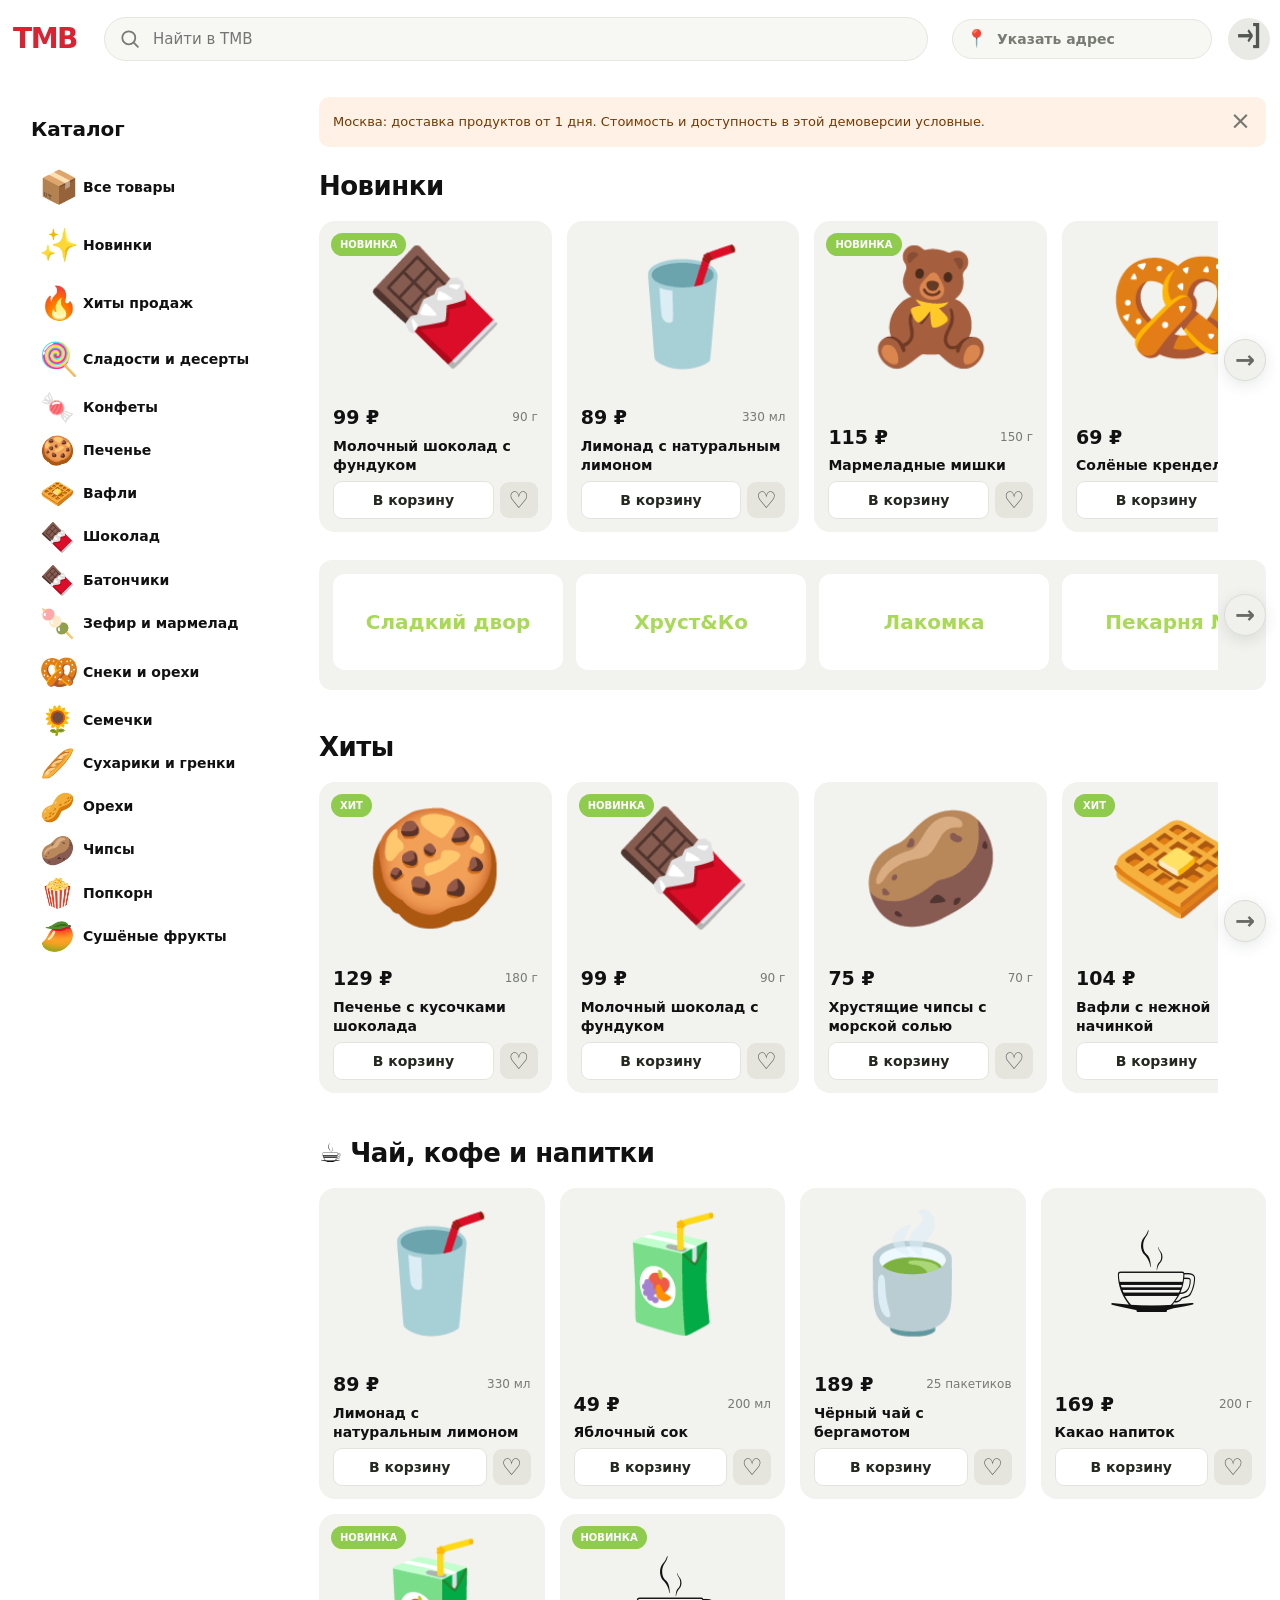
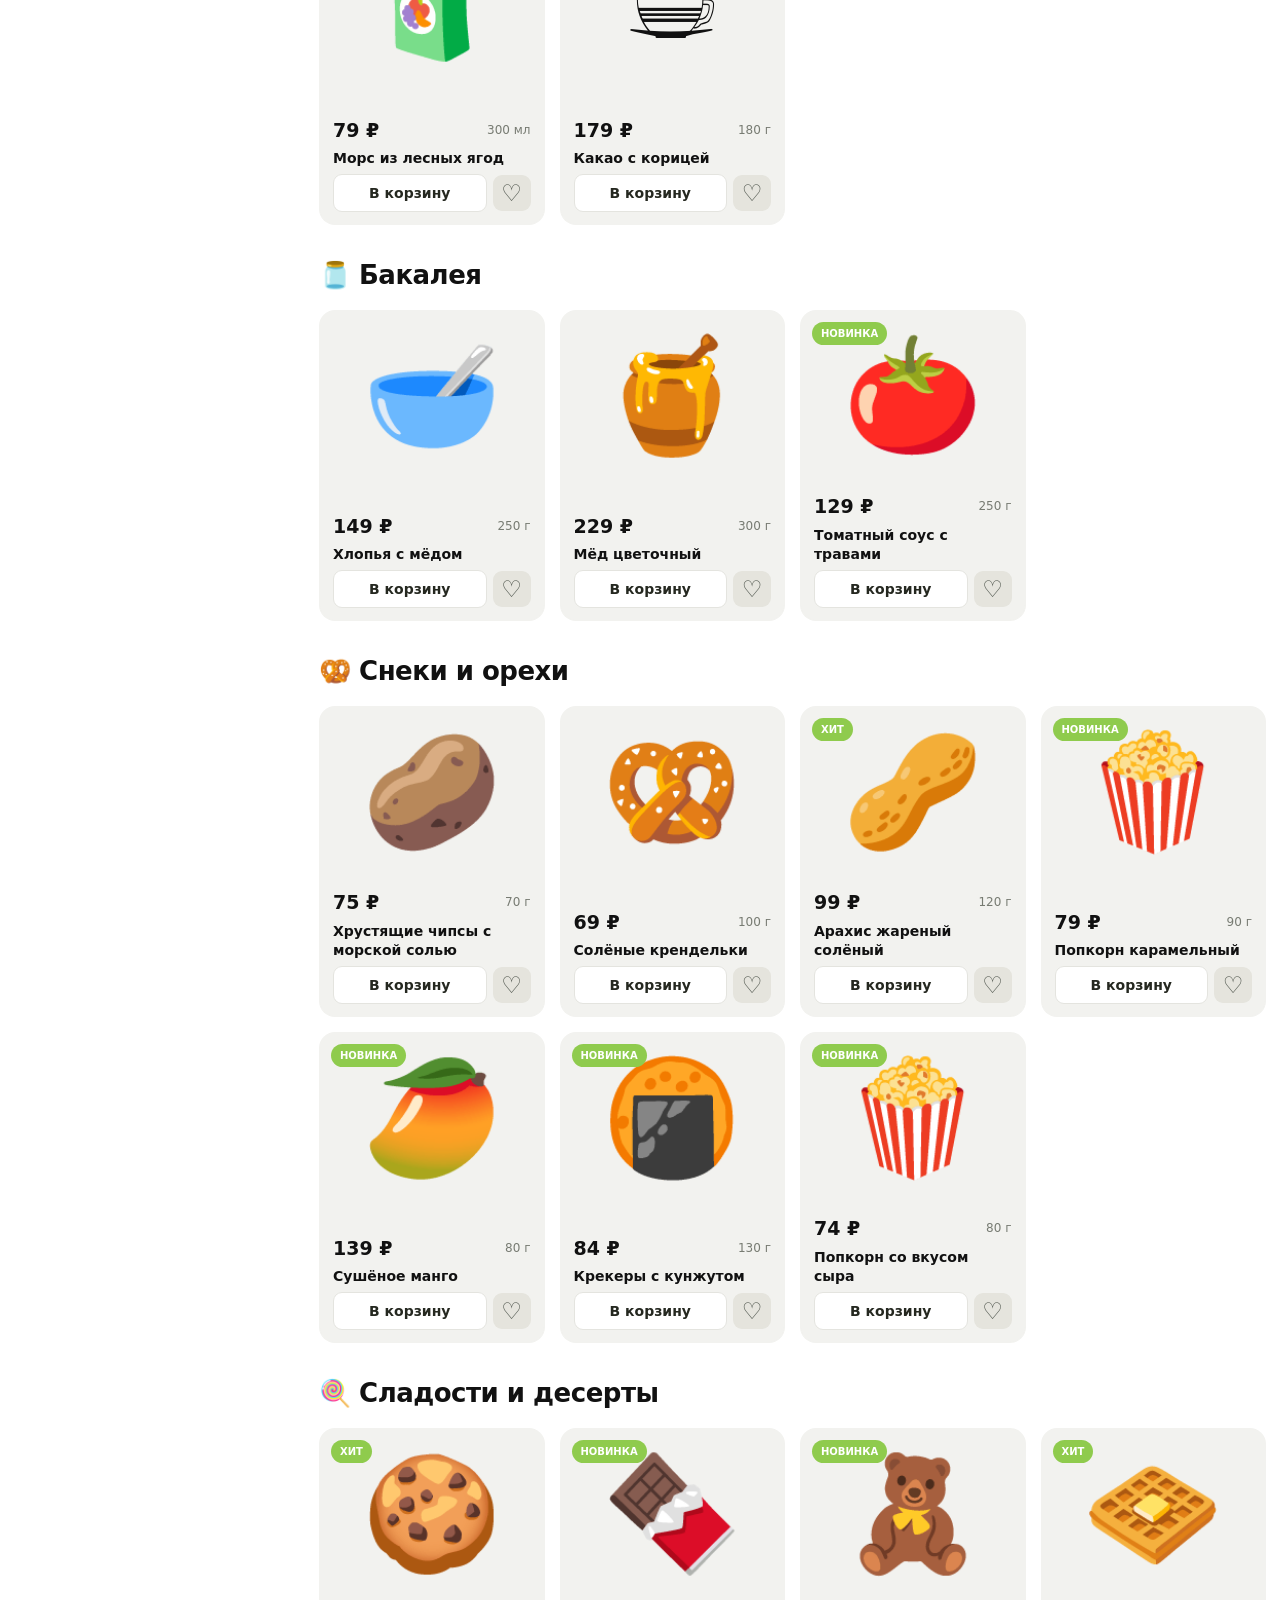
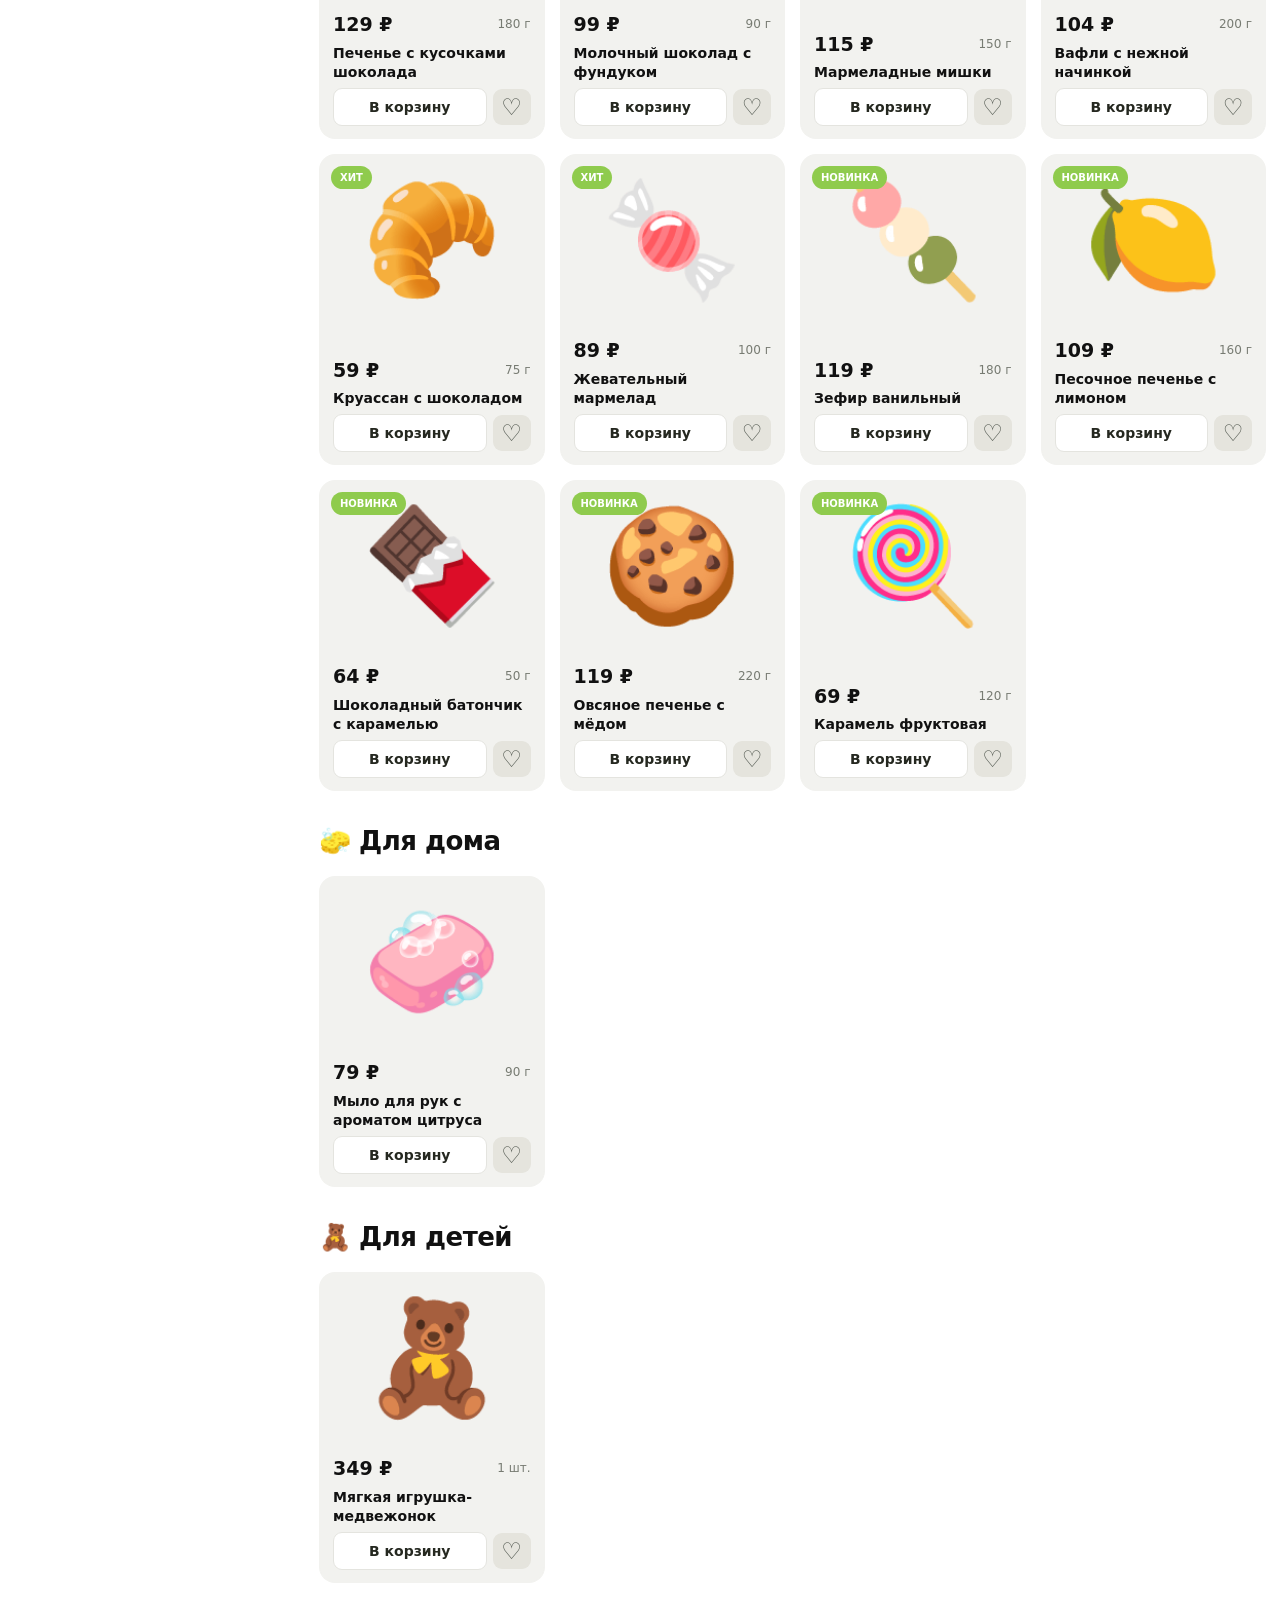
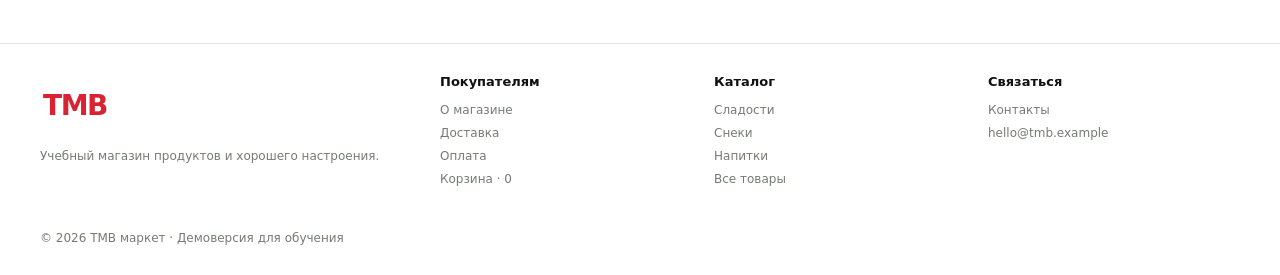
<file: index.html>
<!doctype html><html lang="ru"><head><meta charset="utf-8"><meta name="viewport" content="width=device-width,initial-scale=1"><meta name="theme-color" content="#326146"><title>ТМВ маркет — продукты и сладости</title><link rel="stylesheet" href="styles.css"></head><body data-page="home"><div id="site-header"></div><div class="site-layout"><aside class="site-catalog" id="site-catalog"></aside><main id="page-content"></main></div><div id="site-footer"></div><script src="app.js"></script></body></html>
</file>
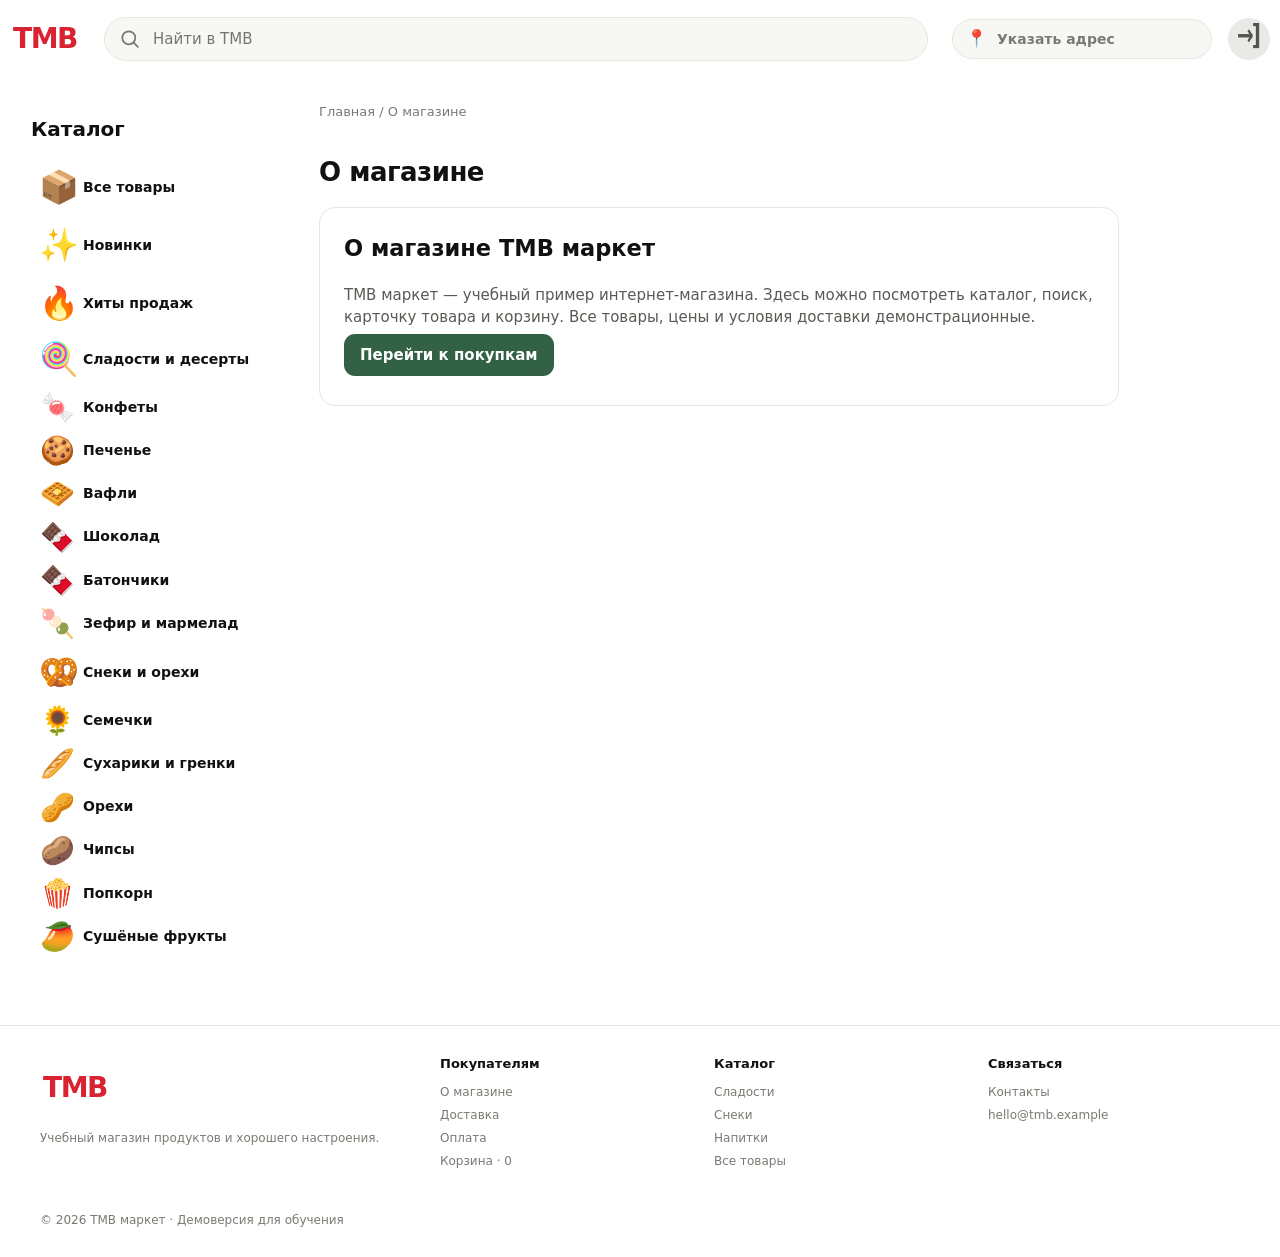
<file: about.html>
<!doctype html><html lang="ru"><head><meta charset="utf-8"><meta name="viewport" content="width=device-width,initial-scale=1"><title>О магазине — ТМВ маркет</title><link rel="stylesheet" href="styles.css"></head><body data-page="about"><div id="site-header"></div><div class="site-layout"><aside class="site-catalog" id="site-catalog"></aside><main id="page-content"></main></div><div id="site-footer"></div><script src="app.js"></script></body></html>
</file>
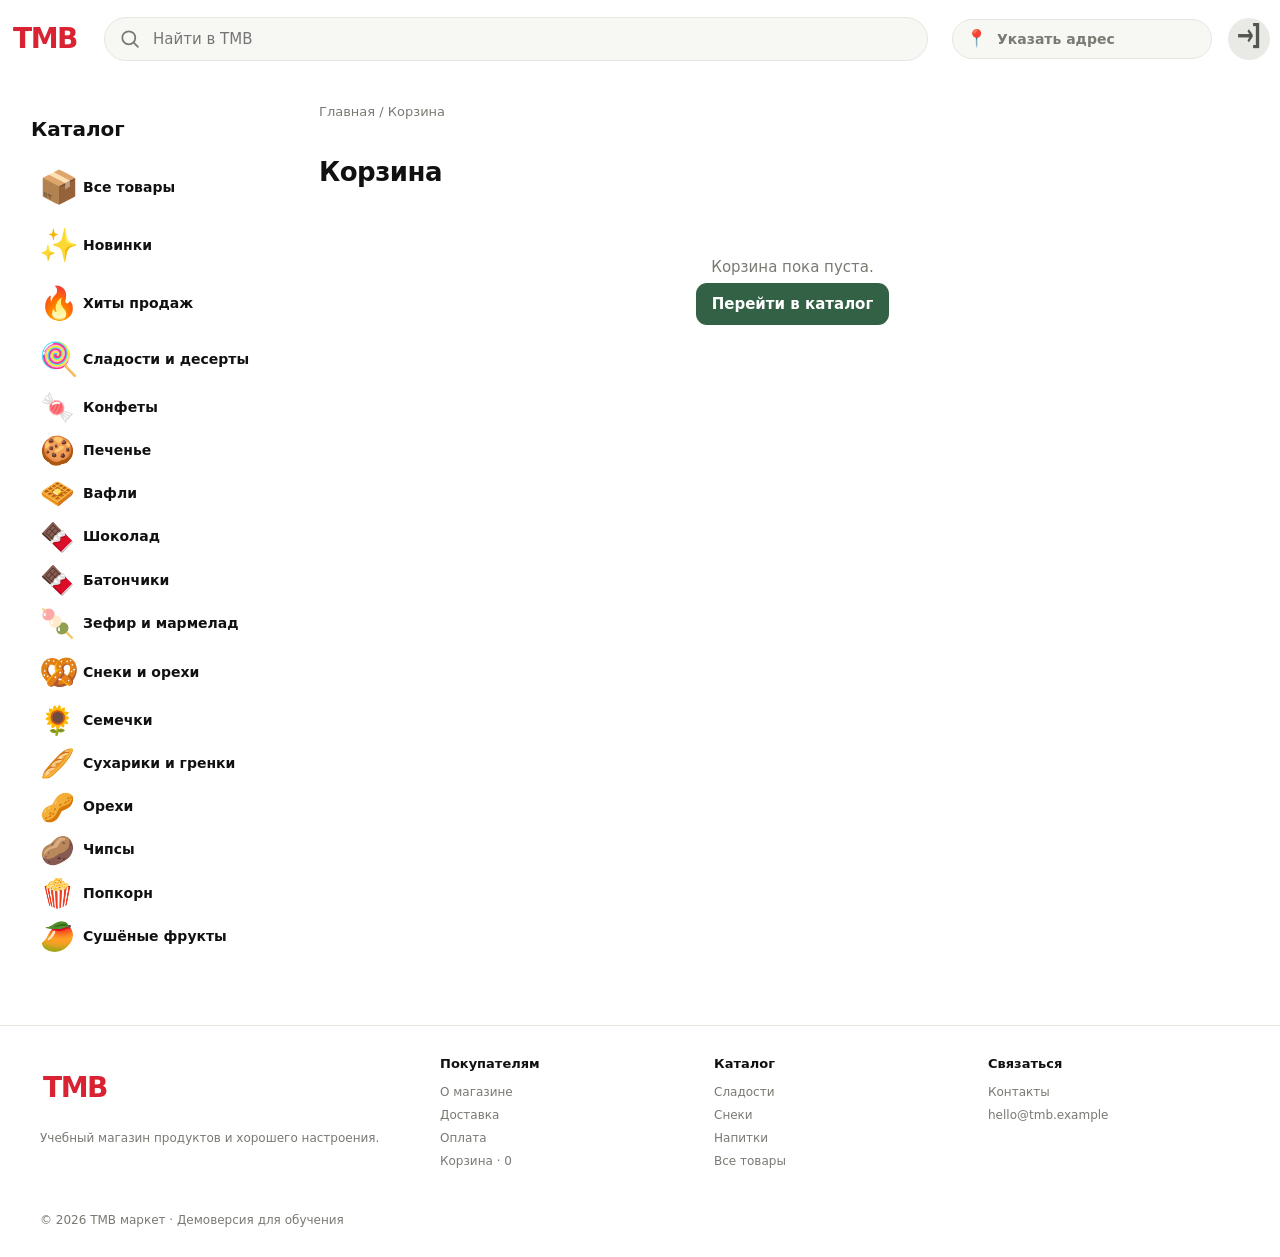
<file: cart.html>
<!doctype html><html lang="ru"><head><meta charset="utf-8"><meta name="viewport" content="width=device-width,initial-scale=1"><meta name="theme-color" content="#326146"><title>Корзина — ТМВ маркет</title><link rel="stylesheet" href="styles.css"></head><body data-page="cart"><div id="site-header"></div><div class="site-layout"><aside class="site-catalog" id="site-catalog"></aside><main id="page-content"></main></div><dialog id="checkout-dialog"><div class="dialog-head"><h2>Оформление заказа</h2><button class="dialog-close" type="button" onclick="this.closest('dialog').close()" aria-label="Закрыть">×</button></div><form class="dialog-body" id="checkout-form"><label>Имя<br><input name="name" required autocomplete="name"></label><br><br><label>Телефон<br><input name="phone" type="tel" required autocomplete="tel"></label><br><br><label>Адрес доставки<br><input name="address" required autocomplete="street-address"></label><br><br><button class="primary">Продолжить</button><p class="muted">Учебный пример: заказ не отправится, оплата не проводится.</p></form></dialog><div id="site-footer"></div><script src="app.js"></script><script>document.querySelector('#checkout-form').addEventListener('submit',e=>{e.preventDefault();document.querySelector('#checkout-dialog').close();alert('Это демонстрационный сайт: заказ не отправлен.');});</script></body></html>
</file>
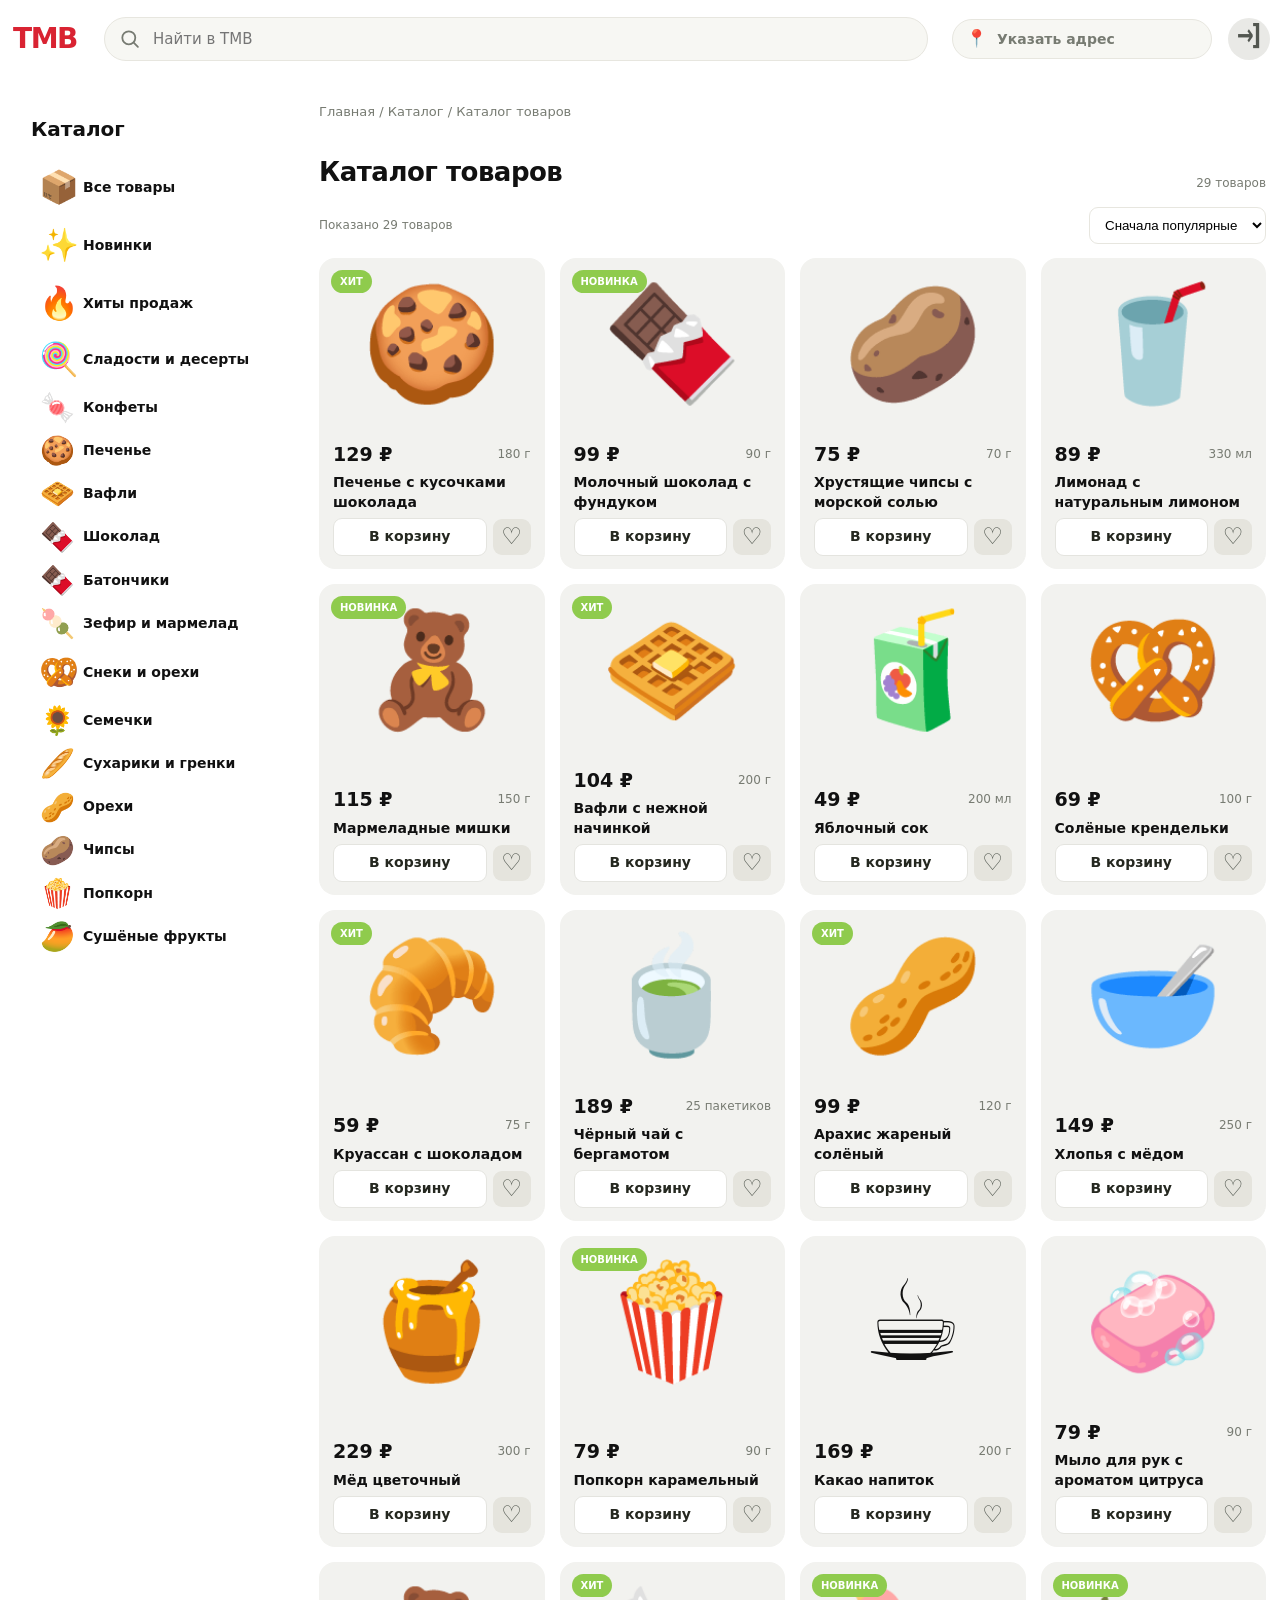
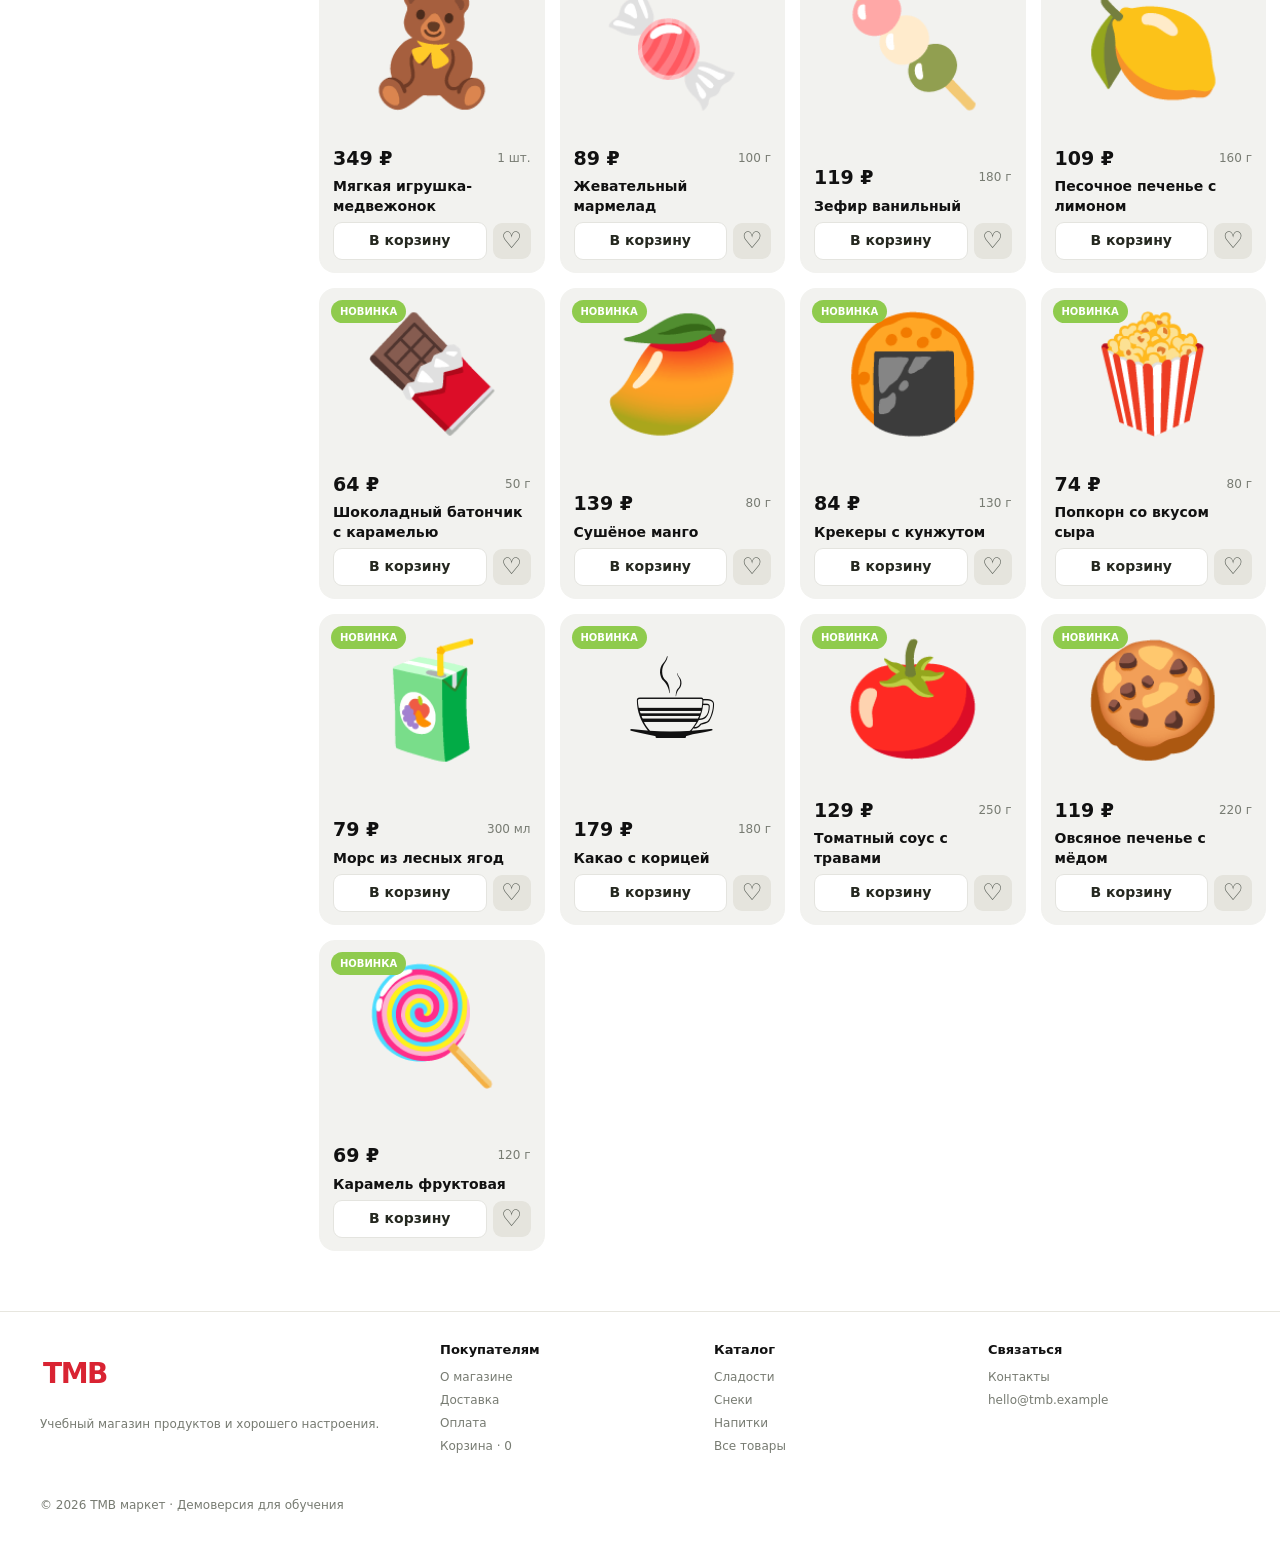
<file: catalog.html>
<!doctype html><html lang="ru"><head><meta charset="utf-8"><meta name="viewport" content="width=device-width,initial-scale=1"><meta name="theme-color" content="#326146"><title>Каталог — ТМВ маркет</title><link rel="stylesheet" href="styles.css"></head><body data-page="catalog"><div id="site-header"></div><div class="site-layout"><aside class="site-catalog" id="site-catalog"></aside><main id="page-content"></main></div><div id="site-footer"></div><script src="app.js"></script></body></html>
</file>
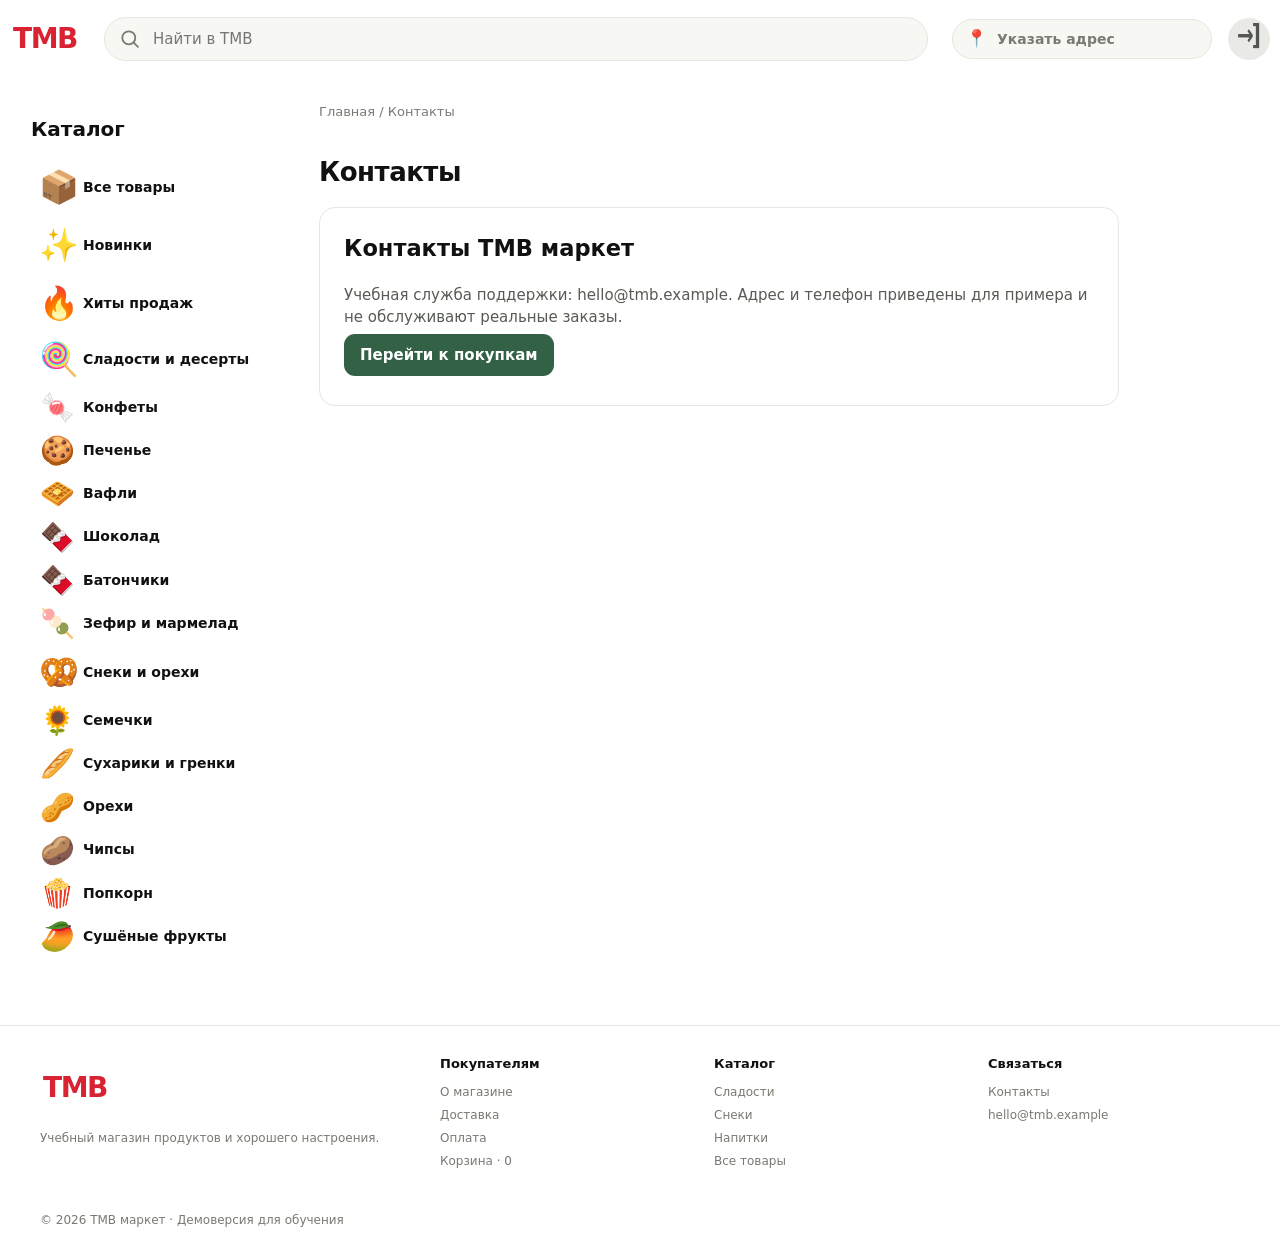
<file: contacts.html>
<!doctype html><html lang="ru"><head><meta charset="utf-8"><meta name="viewport" content="width=device-width,initial-scale=1"><title>Контакты — ТМВ маркет</title><link rel="stylesheet" href="styles.css"></head><body data-page="contacts"><div id="site-header"></div><div class="site-layout"><aside class="site-catalog" id="site-catalog"></aside><main id="page-content"></main></div><div id="site-footer"></div><script src="app.js"></script></body></html>
</file>
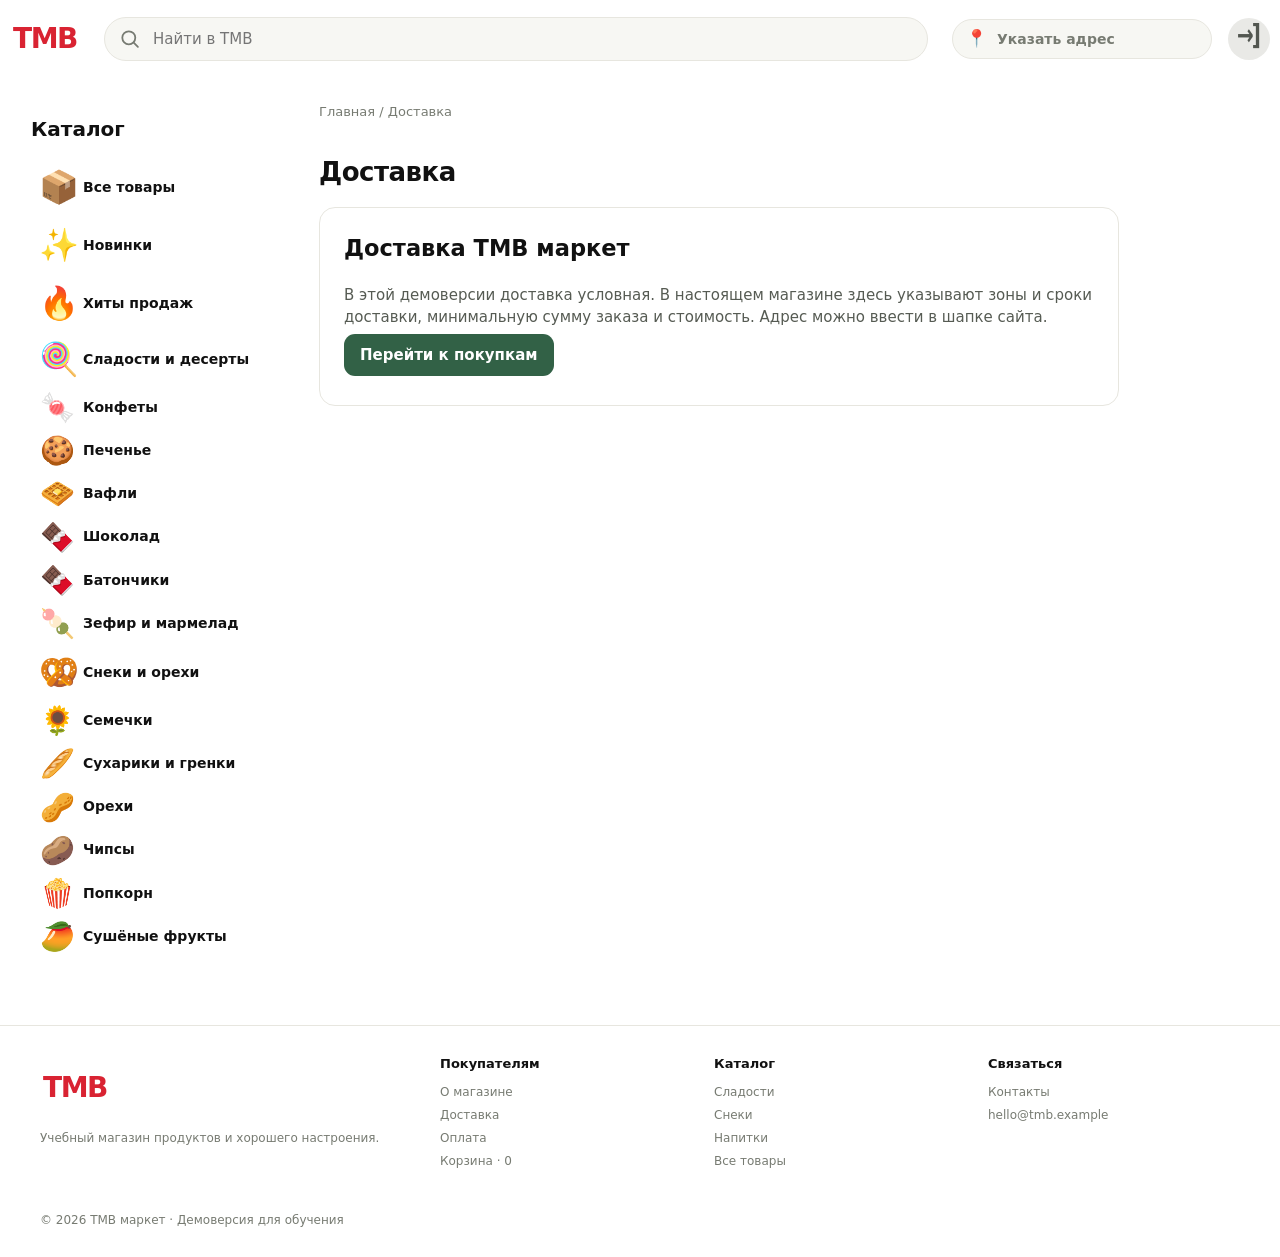
<file: delivery.html>
<!doctype html><html lang="ru"><head><meta charset="utf-8"><meta name="viewport" content="width=device-width,initial-scale=1"><title>Доставка — ТМВ маркет</title><link rel="stylesheet" href="styles.css"></head><body data-page="delivery"><div id="site-header"></div><div class="site-layout"><aside class="site-catalog" id="site-catalog"></aside><main id="page-content"></main></div><div id="site-footer"></div><script src="app.js"></script></body></html>
</file>
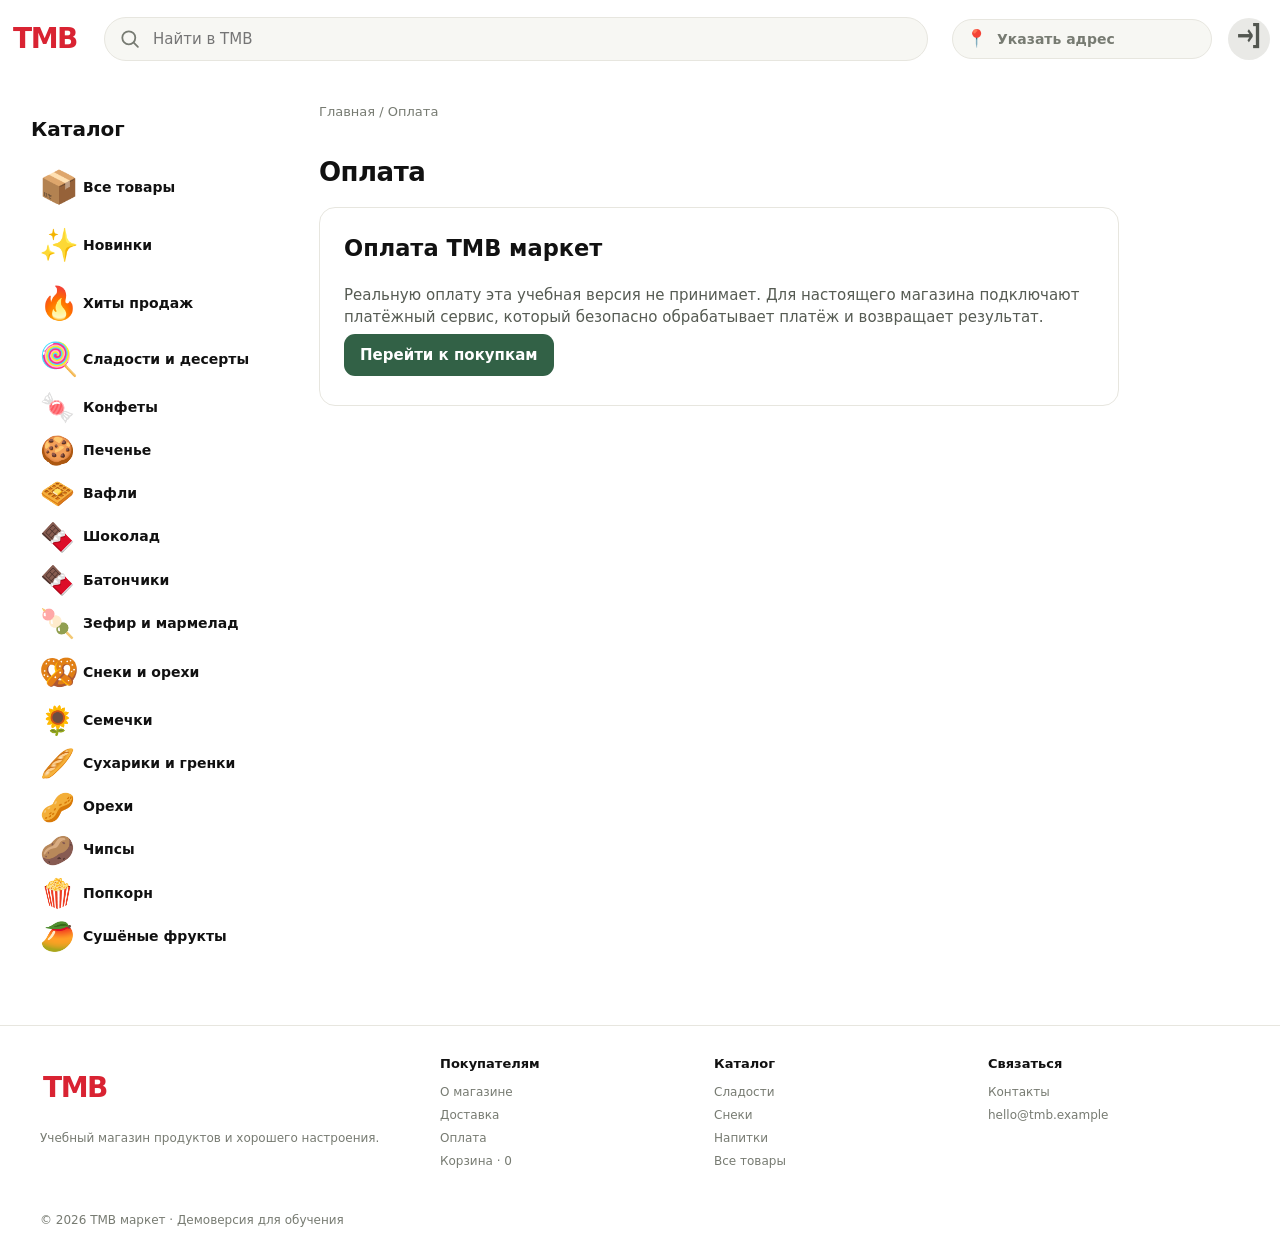
<file: payment.html>
<!doctype html><html lang="ru"><head><meta charset="utf-8"><meta name="viewport" content="width=device-width,initial-scale=1"><title>Оплата — ТМВ маркет</title><link rel="stylesheet" href="styles.css"></head><body data-page="payment"><div id="site-header"></div><div class="site-layout"><aside class="site-catalog" id="site-catalog"></aside><main id="page-content"></main></div><div id="site-footer"></div><script src="app.js"></script></body></html>
</file>
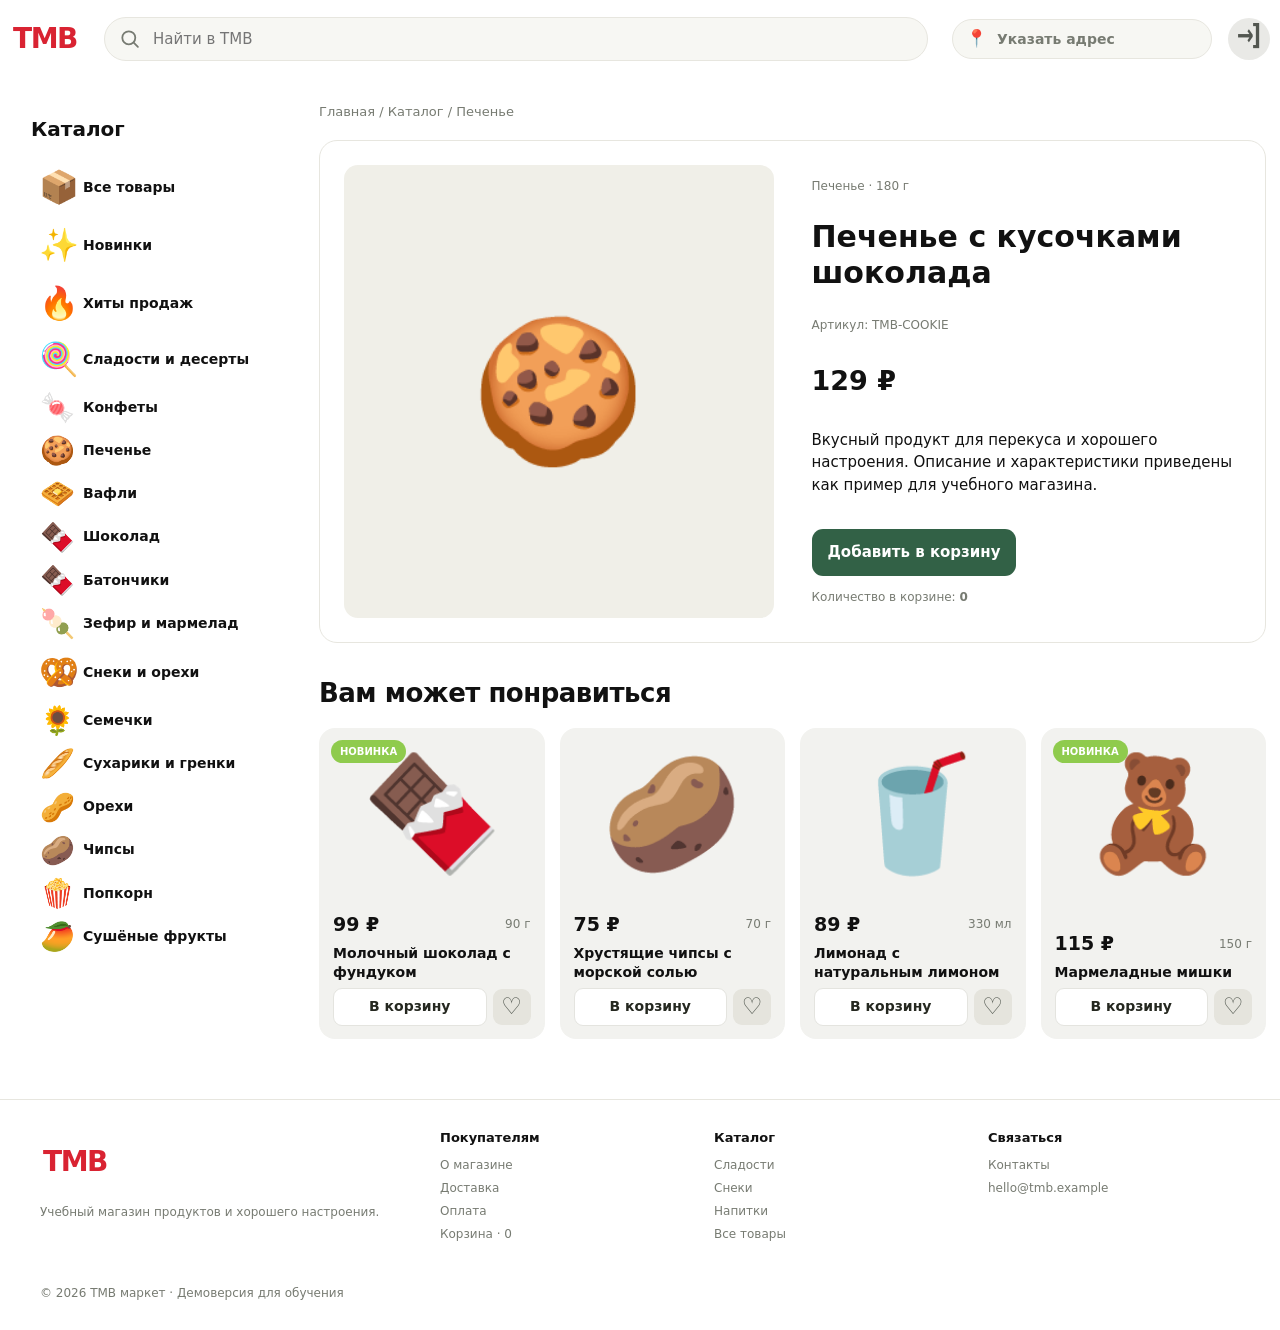
<file: product.html>
<!doctype html><html lang="ru"><head><meta charset="utf-8"><meta name="viewport" content="width=device-width,initial-scale=1"><meta name="theme-color" content="#326146"><title>Товар — ТМВ маркет</title><link rel="stylesheet" href="styles.css"></head><body data-page="product"><div id="site-header"></div><div class="site-layout"><aside class="site-catalog" id="site-catalog"></aside><main id="page-content"></main></div><div id="site-footer"></div><script src="app.js"></script></body></html>
</file>
<file: styles.css>
:root{--ink:#20231f;--muted:#777b72;--paper:#f6f5f0;--white:#fff;--line:#e7e6df;--green:#326146;--dark:#244b35;--orange:#f47745;--soft:#edf1e9}*{box-sizing:border-box}body{margin:0;background:var(--paper);color:var(--ink);font:15px/1.5 system-ui,-apple-system,"Segoe UI",sans-serif}a{color:inherit;text-decoration:none}button,input{font:inherit}button{cursor:pointer}.wrap{width:min(1200px,calc(100% - 40px));margin-inline:auto}.topline{display:none;background:var(--dark);color:white;font-size:12px}.topline .wrap{min-height:34px;display:flex;align-items:center;justify-content:space-between;gap:16px}.topline a{color:#e8f0e8}.header{position:sticky;top:0;z-index:5;background:#fffefa;border-bottom:1px solid var(--line)}.header .wrap{width:100%;max-width:none;margin:0;padding:0 10px}.header-main{min-height:78px;display:flex;align-items:center;gap:24px}.brand-catalog{display:flex;flex:0 0 115px;flex-direction:column;align-items:stretch;gap:7px}.brand{display:flex;align-items:center;gap:10px;flex:0 0 auto;font-size:23px;font-weight:900;letter-spacing:-1px}.brand-catalog .catalog-button{width:100%;padding:9px 10px}.brand-mark{width:70px;height:58px;border-radius:15px;background:var(--orange);color:white;display:grid;place-items:center;font-size:20px;font-weight:900;letter-spacing:-1px}.catalog-button,.primary{border:0;border-radius:11px;padding:12px 16px;color:#fff;background:var(--green);font-weight:750}.catalog-button:hover,.primary:hover{background:var(--dark)}.search{position:relative;flex:1}.search input{width:100%;height:44px;padding:0 18px 0 48px;border:1px solid var(--line);border-radius:999px;background:#f7f7f3;outline:none}.search input:focus{border-color:var(--green)}.search span{position:absolute;left:14px;top:50%;transform:translateY(-50%);color:var(--muted);font-size:25px;line-height:1}.search span svg{display:block;width:24px;height:24px;fill:none;stroke:currentColor;stroke-width:1.8;stroke-linecap:round;stroke-linejoin:round}.header-actions{display:flex;align-items:center;gap:16px}.login-button{width:42px;height:42px;flex:0 0 42px;display:grid;place-items:center;border:0;border-radius:50%;background:var(--green);color:white}.login-button:hover{background:var(--dark)}.login-glyph{font-size:18px;font-weight:850;letter-spacing:-2px;line-height:1;margin-left:-2px}.login-button svg{width:22px;height:22px;fill:none;stroke:currentColor;stroke-width:1.8;stroke-linecap:round;stroke-linejoin:round}.address-field{width:185px;height:40px;display:flex;align-items:center;gap:8px;padding:0 13px;border:1px solid var(--line);border-radius:999px;background:#f7f7f3;color:var(--ink)}.address-field span{font-size:17px}.address-field input{width:100%;min-width:0;border:0;outline:0;background:transparent;color:var(--ink);font-size:14px;font-weight:600}.address-field input::placeholder{color:#424840;opacity:1}.address-field:focus-within{border-color:var(--green);box-shadow:0 0 0 2px #32614618}.header-action{border:0;background:none;display:flex;align-items:center;gap:7px;font-size:13px;font-weight:700;white-space:nowrap}.cart-count{display:none;border-radius:50px;padding:1px 7px;background:var(--orange);color:white}.category-nav{display:flex;gap:8px;padding:0 0 14px;overflow:auto;scrollbar-width:none}.category-nav::-webkit-scrollbar{display:none}.chip{flex:0 0 auto;border:1px solid var(--line);border-radius:30px;padding:7px 13px;background:white;font-size:12px;font-weight:700}.chip:hover,.chip.active{background:var(--green);border-color:var(--green);color:white}main{min-height:65vh;padding:25px 0 65px}.notice{padding:10px 14px;margin:0 0 18px;border-radius:10px;background:#f1e8de;color:#594638;font-size:13px}.hero{min-height:240px;padding:38px 45px;border-radius:21px;display:flex;align-items:center;position:relative;overflow:hidden;color:white;background:linear-gradient(100deg,#28543a,#45734d)}.hero:after{content:"🍬 🍫";position:absolute;right:6%;font-size:clamp(70px,11vw,130px);transform:rotate(-9deg);filter:drop-shadow(0 12px 9px #12281955)}.hero-copy{position:relative;z-index:1;max-width:510px}.eyebrow{margin:0 0 7px;text-transform:uppercase;letter-spacing:.12em;font-weight:750;font-size:12px;color:#d7e4d5}.hero h1{margin:0;max-width:500px;font-size:clamp(28px,4vw,44px);line-height:1.08;letter-spacing:-1.1px}.hero p:last-child{color:#e1eade}.section-head{display:flex;align-items:end;justify-content:space-between;gap:16px;margin:31px 0 15px}.section-head h1,.section-head h2{margin:0;font-size:26px;letter-spacing:-.5px}.section-head a{color:var(--green);font-size:13px;font-weight:750}.products{display:grid;grid-template-columns:repeat(4,minmax(0,1fr));gap:15px}.product{overflow:hidden;border:1px solid var(--line);border-radius:16px;background:white;transition:.18s}.product:hover{transform:translateY(-3px);box-shadow:0 12px 25px #26352210}.product-image{height:174px;position:relative;display:grid;place-items:center;background:#f0efe8;font-size:76px}.tag{position:absolute;left:11px;top:11px;border-radius:30px;padding:4px 9px;background:white;color:var(--green);font-size:10px;font-weight:800}.product-info{padding:13px}.muted{color:var(--muted);font-size:12px}.product h3{margin:2px 0;min-height:44px;font-size:14px;line-height:1.4;font-weight:650}.product-bottom{display:flex;justify-content:space-between;align-items:center;gap:8px;margin-top:12px}.price{font-size:19px;font-weight:850;white-space:nowrap}.add-button{min-width:39px;height:38px;padding:0 10px;border:0;border-radius:11px;color:white;background:var(--orange);font-weight:800;font-size:17px}.add-button:hover{background:#db6138}.category-tiles{display:grid;grid-template-columns:repeat(4,1fr);gap:12px}.category-tile{padding:17px;border:1px solid var(--line);border-radius:14px;background:white;font-weight:750}.category-tile:hover{border-color:var(--green);color:var(--green)}.category-tile span{display:block;margin-bottom:7px;font-size:28px}.breadcrumbs{margin:5px 0 18px;color:var(--muted);font-size:13px}.site-layout{display:grid;grid-template-columns:235px minmax(0,1fr);align-items:start;gap:25px;width:100%;padding:18px 14px 60px}.site-catalog{position:sticky;top:16px;height:calc(100vh - 32px);overflow-y:auto;padding:16px;border:1px solid var(--line);border-radius:15px;background:white}.site-catalog h2{margin:0 0 10px;font-size:18px}.site-catalog a{display:flex;gap:9px;align-items:center;padding:9px 2px;border-bottom:1px solid #f1f0eb;font-size:14px}.site-catalog a:last-child{border:0}.site-catalog a:hover{color:var(--green)}#page-content{width:100%;max-width:none;min-width:0;padding:0}.home-layout{display:grid;grid-template-columns:220px minmax(0,1fr);align-items:start;gap:24px}.home-catalog{padding:16px;border:1px solid var(--line);border-radius:15px;background:white}.home-catalog h2{margin:0 0 10px;font-size:17px}.home-catalog a{display:flex;gap:8px;align-items:center;padding:8px 0;border-bottom:1px solid #f1f0eb;font-size:13px}.home-catalog a:last-child{border:0}.home-catalog a:hover{color:var(--green)}.home-sections .products{grid-template-columns:repeat(3,minmax(0,1fr))}.product-rail{display:flex;overflow-x:auto;gap:15px;padding:0 2px 12px;scroll-snap-type:x mandatory;scrollbar-width:thin}.product-rail .product{flex:0 0 clamp(230px,26%,290px);scroll-snap-align:start}.brands-section{padding:17px 0;border-block:1px solid var(--line)}.brands-section .section-head{margin:0 0 12px}.brand-list{display:flex;gap:12px;overflow-x:auto;padding-bottom:4px}.brand-list a{flex:0 0 auto;padding:12px 20px;border:1px solid var(--line);border-radius:12px;background:white;font-weight:800;color:var(--green);white-space:nowrap}.home-sections .section-head{margin-top:4px}.home-sections section+section .section-head{margin-top:28px}.catalog-layout{display:grid;grid-template-columns:220px 1fr;gap:24px}.sidebar{padding:17px;border-radius:15px;background:white;border:1px solid var(--line);align-self:start}.sidebar h2{font-size:16px;margin:0 0 12px}.sidebar a{display:block;padding:7px 0;color:#52574f;font-size:13px}.sidebar a:hover{color:var(--green)}.catalog-tools{display:flex;justify-content:space-between;align-items:center;gap:12px;margin-bottom:14px}.catalog-tools select{padding:9px 11px;border:1px solid var(--line);border-radius:9px;background:white}.product-detail{display:grid;grid-template-columns:1fr 1fr;gap:38px;padding:24px;border-radius:18px;border:1px solid var(--line);background:white}.detail-emoji{min-height:340px;display:grid;place-items:center;border-radius:14px;background:#f0efe8;font-size:140px}.detail-info h1{font-size:30px;line-height:1.2}.detail-info .price{font-size:27px}.detail-info .primary{margin-top:18px}.cart-list{display:grid;gap:10px}.cart-line{display:grid;grid-template-columns:1fr auto auto;gap:18px;align-items:center;padding:16px;border:1px solid var(--line);border-radius:13px;background:white}.quantity{display:flex;align-items:center;gap:9px}.quantity button,.remove-button{width:31px;height:31px;border:1px solid var(--line);border-radius:8px;background:white}.cart-summary{margin-top:18px;padding:20px;border-radius:14px;background:white;display:flex;align-items:center;justify-content:space-between}.empty-state{padding:34px;border-radius:15px;background:white;color:var(--muted);text-align:center}.info-card{max-width:800px;padding:24px;border:1px solid var(--line);border-radius:16px;background:white}.info-card h2{margin-top:0}.info-card p{color:#565b53}.footer{padding:28px 0;border-top:1px solid var(--line);background:#fffefa;color:var(--muted);font-size:12px}.footer-grid{display:grid;grid-template-columns:1.5fr repeat(3,1fr);gap:22px}.footer h3{margin:0 0 9px;color:var(--ink);font-size:13px}.footer a{display:block;margin:5px 0}.footer a:hover{color:var(--green)}.footer-bottom{margin-top:20px;padding-top:15px;border-top:1px solid var(--line)}.empty-results{grid-column:1/-1;padding:30px;text-align:center;color:var(--muted)}dialog{width:min(470px,calc(100% - 28px));padding:0;border:0;border-radius:18px;box-shadow:0 20px 70px #0004}dialog::backdrop{background:#172019aa}.dialog-head{display:flex;justify-content:space-between;padding:18px;border-bottom:1px solid var(--line)}.dialog-head h2{margin:0;font-size:19px}.dialog-close{border:0;background:none;font-size:23px}.dialog-body{padding:18px}.dialog-body input{width:100%;margin-top:5px;padding:11px;border:1px solid var(--line);border-radius:9px;font:inherit}.toast{position:fixed;bottom:20px;left:50%;transform:translateX(-50%);z-index:10;padding:10px 16px;border-radius:10px;background:#222;color:white;box-shadow:0 4px 18px #0003}@media(max-width:850px){.header-main{gap:12px;flex-wrap:wrap;padding:12px 0}.brand{margin-right:auto}.search{order:5;flex-basis:100%}.catalog-button{padding:10px 12px}.header-action span.label{display:none}.address-field{width:145px}.products{grid-template-columns:repeat(2,minmax(0,1fr))}.category-tiles{grid-template-columns:repeat(2,1fr)}.catalog-layout{grid-template-columns:1fr}.site-layout{grid-template-columns:190px minmax(0,1fr);gap:14px;padding:14px 10px 50px}.site-catalog{padding:12px}.home-layout{grid-template-columns:190px minmax(0,1fr);gap:15px}.home-sections .products{grid-template-columns:repeat(2,minmax(0,1fr))}.home-catalog{padding:12px}.sidebar{display:none}.footer-grid{grid-template-columns:repeat(2,1fr)}}@media(max-width:520px){.wrap{width:calc(100% - 28px)}.topline .wrap{font-size:10px}.hero{min-height:200px;padding:23px}.hero:after{right:-8%;opacity:.6;font-size:73px}.hero-copy{max-width:78%}.product-image{height:135px;font-size:61px}.product-info{padding:10px}.product h3{font-size:13px}.product-detail{grid-template-columns:1fr;gap:18px;padding:14px}.detail-emoji{min-height:220px;font-size:100px}.cart-line{grid-template-columns:1fr auto;gap:8px}.cart-line .line-price{grid-column:1}.cart-summary{gap:10px}.section-head h1,.section-head h2{font-size:22px}.footer-grid{gap:12px}}
@media(max-width:600px){.site-layout{grid-template-columns:1fr;gap:14px;padding:12px 8px 45px}.site-catalog{position:relative;top:auto;height:auto;display:grid;grid-template-columns:1fr;gap:0}.site-catalog h2{grid-column:1/-1}.site-catalog a{font-size:12px;padding:7px 0}.header .wrap{padding:0 8px}.brand-mark{width:56px;height:50px;font-size:17px}.address-field{width:160px!important}.product-rail .product{flex-basis:230px}}
@media(max-width:600px){.home-sections .products{grid-template-columns:repeat(2,minmax(0,1fr))}}
@media(max-width:600px){.site-layout{grid-template-columns:1fr;gap:14px;padding:12px 8px 45px}.site-catalog{position:relative;top:auto;height:auto;display:grid;grid-template-columns:1fr;gap:0}.site-catalog h2{grid-column:1/-1}.site-catalog a{font-size:12px;padding:7px 0}.header .wrap{padding:0 8px}.brand-mark{width:56px;height:50px;font-size:17px}.address-field{width:160px!important}.product-rail .product{flex-basis:230px}}

/* Expanded category sidebar and independently scrollable product rails */
.address-field{width:260px;flex:0 0 260px}
.site-catalog{width:100%;min-width:0;scrollbar-width:thin;scrollbar-color:#c9cec6 transparent}
.site-catalog h2{font-size:20px;margin-bottom:14px}
.site-catalog .catalog-shortcut{min-height:45px;padding:11px 8px;font-size:15px;font-weight:750;border-radius:9px}
.catalog-category{border-bottom:1px solid #eeede7}
.category-toggle{width:100%;display:flex;align-items:center;gap:10px;padding:12px 8px;border:0;border-radius:9px;background:transparent;color:var(--ink);text-align:left;font-size:15px}
.category-toggle:hover,.category-toggle[aria-expanded="true"]{background:#f1f5ef;color:var(--green)}
.category-emoji{width:25px;text-align:center;font-size:19px}
.category-toggle strong{flex:1;font-weight:750}
.category-chevron{font-size:20px;transition:transform .18s}
.category-toggle[aria-expanded="true"] .category-chevron{transform:rotate(180deg)}
.category-sublist{padding:0 0 9px 43px}
.category-sublist[hidden]{display:none}
.site-catalog .category-sublist a{padding:7px 5px;border:0;border-radius:7px;color:#596157;font-size:13px}
.site-catalog .category-sublist a:hover{background:white;color:var(--green)}
.rail-shell{position:relative;min-width:0;padding-right:48px}
.rail-arrow{position:absolute;z-index:1;right:0;top:50%;transform:translateY(-50%);width:42px;height:42px;display:grid;place-items:center;border:1px solid #d9e2d8;border-radius:50%;background:white;color:var(--green);box-shadow:0 4px 15px #1e38221c;font-size:24px;font-weight:700}
.rail-arrow:hover{background:var(--green);color:white}
.product-rail{scrollbar-width:none;scroll-behavior:smooth;padding:0 2px 10px}
.product-rail::-webkit-scrollbar{display:none}
.brand-list{scrollbar-width:thin;scrollbar-color:#c9cec6 transparent;padding:2px 2px 10px}
.brand-list a{min-height:58px;display:flex;align-items:center;padding:15px 25px;font-size:15px}
.new-arrivals .section-head,.more-arrivals .section-head{margin-top:20px}
@media(max-width:850px){.address-field{width:220px;flex-basis:220px}}
@media(max-width:600px){.address-field{width:190px!important;flex:0 0 190px}.site-catalog{height:calc(100vh - 130px);overflow-y:auto;display:block}.site-catalog .catalog-shortcut{font-size:14px}.category-toggle{font-size:14px}.rail-shell{padding-right:38px}.rail-arrow{width:34px;height:34px;right:0}.brand-list a{min-height:52px;padding:12px 18px;font-size:14px}}

/* Full page catalog with every category and subcategory visible */
.site-layout{align-items:stretch}
.site-catalog{position:relative;top:auto;align-self:stretch;height:auto;min-height:100%;overflow:visible}
.site-catalog .catalog-shortcut{border-radius:8px}
.category-heading{display:flex;align-items:center;gap:10px;min-height:46px;padding:9px 8px;border-radius:8px;font-size:15px;font-weight:800}
.category-heading:hover{background:#f1f5ef;color:var(--green)}
.category-sublist{padding:0 0 9px 42px}
.site-catalog .category-sublist a{padding:6px 5px;font-size:13px}
.category-toggle,.category-chevron{display:none!important}
.brand-rail{position:relative;padding-right:48px}
.brand-list{scrollbar-width:none;scroll-behavior:smooth;gap:13px;padding:2px 2px 8px}
.brand-list::-webkit-scrollbar{display:none}
.brand-list a{min-height:60px;padding:14px 24px;font-size:15px}
.brand-rail .rail-arrow{top:50%;right:0;transform:translateY(-50%)}
.rail-shell .rail-arrow{top:50%;display:grid;place-items:center;line-height:1;text-align:center}
.brand-rail .rail-arrow{top:50%;display:grid;place-items:center;line-height:1;text-align:center}
.brand-mark{background:transparent;color:#d92332;border:2px solid #d92332}
@media(max-width:600px){.site-catalog{height:auto;min-height:0;overflow:visible}.site-layout{align-items:stretch}.brand-rail{padding-right:38px}}
.site-catalog .category-sublist{padding:0 0 8px}
.site-catalog .category-sublist a{min-height:38px;display:flex;align-items:center;gap:9px;padding:8px 8px 8px 43px;border:0;font-size:15px;font-weight:800;line-height:1.4;color:var(--ink)}
.site-catalog .catalog-category{border:0}
.site-catalog .catalog-shortcut{border:0}
.site-catalog .category-emoji{flex:0 0 20px;width:20px;text-align:center;font-size:16px}
.site-catalog .category-sublist a:hover{background:#f1f5ef;color:var(--green)}
.category-products{display:grid;grid-template-columns:repeat(auto-fill,minmax(min(220px,100%),1fr));gap:15px;overflow:visible}
.category-products .empty-results{grid-column:1/-1}
.brand-list a{min-width:205px;min-height:84px;justify-content:center;padding:18px 27px;font-size:18px}
.brand-mark{border:0;font-size:28px;letter-spacing:-1.5px}
@media(max-width:600px){.site-catalog .category-sublist a{font-size:14px}.category-products{grid-template-columns:repeat(auto-fill,minmax(min(165px,100%),1fr));gap:10px}.brand-list a{min-width:175px;min-height:74px;font-size:16px;padding:14px 18px}.brand-mark{font-size:23px}}
.site-layout{grid-template-columns:280px minmax(0,1fr)}
.site-catalog .catalog-shortcut,.site-catalog .category-heading,.site-catalog .category-sublist a{white-space:nowrap}
.site-catalog .catalog-shortcut{font-size:14px}
.site-catalog .category-heading{font-size:14px}
.site-catalog .category-sublist a{font-size:14px}
.site-catalog .category-sublist a span:last-child{white-space:nowrap}
.brand-list a{min-width:230px;min-height:96px;padding:20px 30px;font-size:20px}
.rail-shell>.rail-arrow{top:calc(50% - 22px)}
.brand-rail>.rail-arrow{top:calc(50% - 10px)}
@media(max-width:850px){.site-layout{grid-template-columns:235px minmax(0,1fr)}}
@media(max-width:600px){.site-layout{grid-template-columns:1fr}.site-catalog .catalog-shortcut,.site-catalog .category-heading,.site-catalog .category-sublist a{white-space:normal}.brand-list a{min-width:190px;min-height:82px;font-size:17px}.rail-shell>.rail-arrow{top:calc(50% - 18px)}}
.site-catalog .category-sublist a{padding-left:8px}
.site-catalog .category-heading,.site-catalog .category-sublist a{border:0;justify-content:flex-start}
.site-catalog .catalog-category,.site-catalog a,.brands-section,.footer-bottom,.header{border-color:transparent}
.brand-list a{color:#a8d957}
.tag.tag-new,.tag.tag-hit{background:#dff2b8;color:#315b28}
body,#page-content{background:var(--paper)}
.product{border-color:transparent;background:#f0efe9}
.product-image{height:140px;background:#ecebe4}
.product-info{background:#f0efe9;padding:12px 13px}
.product-info .muted{margin:0 0 4px}
.product-bottom{display:flex;flex-direction:column;align-items:stretch;gap:6px;margin-top:8px}
.product-actions{display:flex;align-items:center;gap:8px;width:100%}
.product-actions .add-button{flex:1;height:36px;min-width:0;border-radius:9px;font-size:14px}
.favorite-button{width:42px;height:36px;flex:0 0 42px;display:grid;place-items:center;border:0;border-radius:9px;background:#e5e4dd;color:#50564e;font-size:23px;line-height:1}
.favorite-button:hover,.favorite-button.is-favorite{background:#f9e3e3;color:#d92332}
@media(max-width:520px){.product-image{height:112px}}
.header,.site-catalog,.footer,.brands-section,.brand-list a{background:var(--paper)}
.header,.site-catalog,.brand-list a{border-color:transparent}
.notice{background:var(--paper)}
.brand-list a{box-shadow:none}
.product{background:#efeee8}
.product-info{background:#efeee8}
:root{--paper:#fff;--ink:#111}
.login-button{background:#fff;color:#111}
.login-button:hover{background:#f0f0f0}
.site-catalog{position:sticky;top:16px;height:calc(100vh - 32px);min-height:0;overflow-y:hidden;scrollbar-width:thin}
.site-catalog:hover{overflow-y:auto}
.site-catalog .category-emoji{font-size:23px}
.site-catalog .category-sublist a span:first-child{font-size:20px}
.tag.tag-new,.tag.tag-hit{background:#8fcb4d;color:#fff;text-transform:uppercase}
.brand-list a{color:#a8d957}
.product-image{font-size:96px}
.product-info{min-height:169px;display:flex;flex-direction:column}
.product-meta{display:flex;align-items:center;justify-content:space-between;gap:8px;min-height:29px}
.product-meta .price{font-size:19px}
.product-meta .muted{margin:0;text-align:right;white-space:nowrap}
.product-info h3{margin:4px 0;flex:1}
.product-info .product-actions{margin-top:auto}
.product-actions .add-button{background:#fff;color:#252820;border:1px solid #e4e4df}
.product-actions .add-button:hover{background:#f4f4f1}
.site-catalog{background:#fff}
body,#page-content,.header,.footer,.brands-section,.brand-list a{background:#fff}
.notice{background:#fff}
.product{background:#f2f2ef}
.product-image,.product-info{background:#f2f2ef}
.product-image{font-size:96px}
.category-heading .category-emoji{font-size:23px}
@media(max-width:600px){.site-catalog{position:relative;top:auto;height:auto;min-height:0;overflow:visible}.product-info{min-height:155px}.product-image{font-size:76px}}
.site-catalog .category-emoji{font-size:29px}
.site-catalog .category-heading{min-height:38px;gap:9px;padding-block:5px}
.site-catalog .category-sublist{padding-bottom:0}
.site-catalog .category-sublist a{min-height:31px;padding-block:4px}
.site-catalog .category-sublist a span:first-child{font-size:25px}
.site-catalog .catalog-shortcut{min-height:38px;padding-block:5px}
.notice{display:flex;align-items:center;justify-content:space-between;gap:14px;padding:11px 14px;background:#fff1e6;color:#743800;border-radius:10px}
.notice-close{width:28px;height:28px;flex:0 0 28px;display:grid;place-items:center;border:0;border-radius:50%;background:#f47745;color:#fff;font-size:21px;line-height:1}
.notice-close:hover{background:#d95f30}
.product-info h3{display:flex;align-items:flex-end}
.product-actions{margin-top:4px;gap:6px}
.product-actions .add-button{height:38px}
.favorite-button{width:38px;flex-basis:38px}
.brand-rail{background:#f2f2ef;border-radius:13px;padding:12px 48px 12px 12px}
.brand-list a{background:#fff}
@media(max-width:600px){.site-catalog .category-emoji{font-size:25px}.site-catalog .category-sublist a span:first-child{font-size:21px}.brand-rail{padding:10px 38px 10px 10px}}
.site-catalog .category-heading{gap:8px}
.site-catalog .category-emoji{width:30px;flex:0 0 30px;font-size:32px}
.site-catalog .category-sublist a{gap:8px;padding-left:8px}
.site-catalog .category-sublist a span:first-child{width:30px;flex:0 0 30px;text-align:center;font-size:28px}
.site-catalog .category-heading strong,.site-catalog .category-sublist a span:last-child{white-space:nowrap}
.site-catalog .category-sublist{padding-bottom:0}
.site-catalog .category-heading{min-height:35px;padding-block:3px}
.site-catalog .category-sublist a{min-height:29px;padding-block:2px}
.login-button{background:#e9e9e6;color:#525650}
.login-button:hover{background:#deded9}
.notice-close{background:transparent;color:#73766f;border-radius:0;font-size:25px;transform:translateY(-2px)}
.notice-close:hover{background:transparent;color:#292c27}
.rail-arrow,.brand-rail .rail-arrow{background:#f0f0ed;color:#666a63;border-color:#dbdcd6}
.rail-arrow:hover,.brand-rail .rail-arrow:hover{background:#deded9;color:#3e423b}
.product-image{font-size:clamp(100px,7.3vw,122px)}
.product-info h3{align-items:initial;display:block;flex:0 0 auto;min-height:0;margin:auto 0 5px}
.product-meta{margin:0 0 8px}
.product-meta .price{font-size:19px}
.product-actions{margin-top:0}
@media(max-width:600px){.site-catalog .category-emoji{font-size:27px}.site-catalog .category-sublist a span:first-child{font-size:23px}.product-image{font-size:88px}}
.address-field input{color:#777b72}
.address-field input::placeholder{color:#777b72}
.product-image{font-size:clamp(112px,8vw,136px)}
.product-info{justify-content:flex-end}
.product-info h3{margin:0 0 5px;min-height:0;flex:0 0 auto}
.product-info .product-meta{margin:0 0 5px}
.product-info .product-actions{margin-top:0}
@media(max-width:600px){.product-image{font-size:96px}}
.address-field input{cursor:pointer}
.login-glyph{font-size:20px;transform:scaleY(1.45);transform-origin:center}
.delivery-dialog{width:min(620px,calc(100% - 28px));max-height:calc(100vh - 28px);overflow:auto;padding:0;border-radius:20px;background:#fff}
.delivery-dialog .dialog-head{align-items:center;padding:18px 22px;border:0}
.delivery-dialog .dialog-head h2{font-size:23px}
.delivery-body{display:grid;gap:13px;padding:0 22px 22px}
.delivery-modes{display:grid;grid-template-columns:1fr 1fr;gap:8px;padding:4px;border-radius:12px;background:#f1f1ed}
.delivery-mode{min-height:42px;border:0;border-radius:9px;background:transparent;color:#555950;font-weight:750}
.delivery-mode.is-active{background:#fff;color:#20231f;box-shadow:0 1px 5px #20231f18}
.map-panel{height:235px;position:relative;overflow:hidden;border-radius:14px;background:#e9eee6}
.map-panel svg{width:100%;height:100%;display:block}
.map-label{position:absolute;top:14px;left:14px;padding:5px 10px;border-radius:20px;background:#fff;color:#495047;font-size:12px;font-weight:700}
.delivery-address-label{margin-top:2px;font-size:16px;font-weight:800}
.delivery-hint{margin:-9px 0 0;color:#747970;font-size:13px}
.delivery-body input{width:100%;height:48px;padding:0 14px;border:1px solid #dedfd8;border-radius:11px;background:#fff;color:#20231f;outline:0}
.delivery-body input:focus{border-color:var(--green);box-shadow:0 0 0 3px #32614618}
.delivery-submit{min-height:46px;margin-top:2px}
@media(max-width:520px){.delivery-dialog{border-radius:16px}.delivery-dialog .dialog-head{padding:16px}.delivery-body{padding:0 16px 16px}.map-panel{height:190px}.delivery-dialog .dialog-head h2{font-size:20px}}
.site-catalog .catalog-shortcut,.site-catalog .category-heading,.site-catalog .category-sublist a{display:grid;grid-template-columns:32px minmax(0,1fr);align-items:center;column-gap:8px;padding-left:8px}
.site-catalog .category-emoji,.site-catalog .category-sublist a span:first-child{width:32px;min-width:32px;flex:none;text-align:center}
.site-catalog .catalog-shortcut strong,.site-catalog .category-heading strong,.site-catalog .category-sublist a span:last-child{grid-column:2;white-space:nowrap}
.site-catalog .catalog-shortcut,.site-catalog .category-heading,.site-catalog .category-sublist a{grid-template-columns:36px minmax(0,1fr);column-gap:8px}
.site-catalog .category-emoji,.site-catalog .category-sublist a span:first-child{display:grid;place-items:center;width:36px;min-width:36px;height:100%;margin:0}
.login-glyph{transform:translateY(-4px) scaleY(1.45)}
</file>
